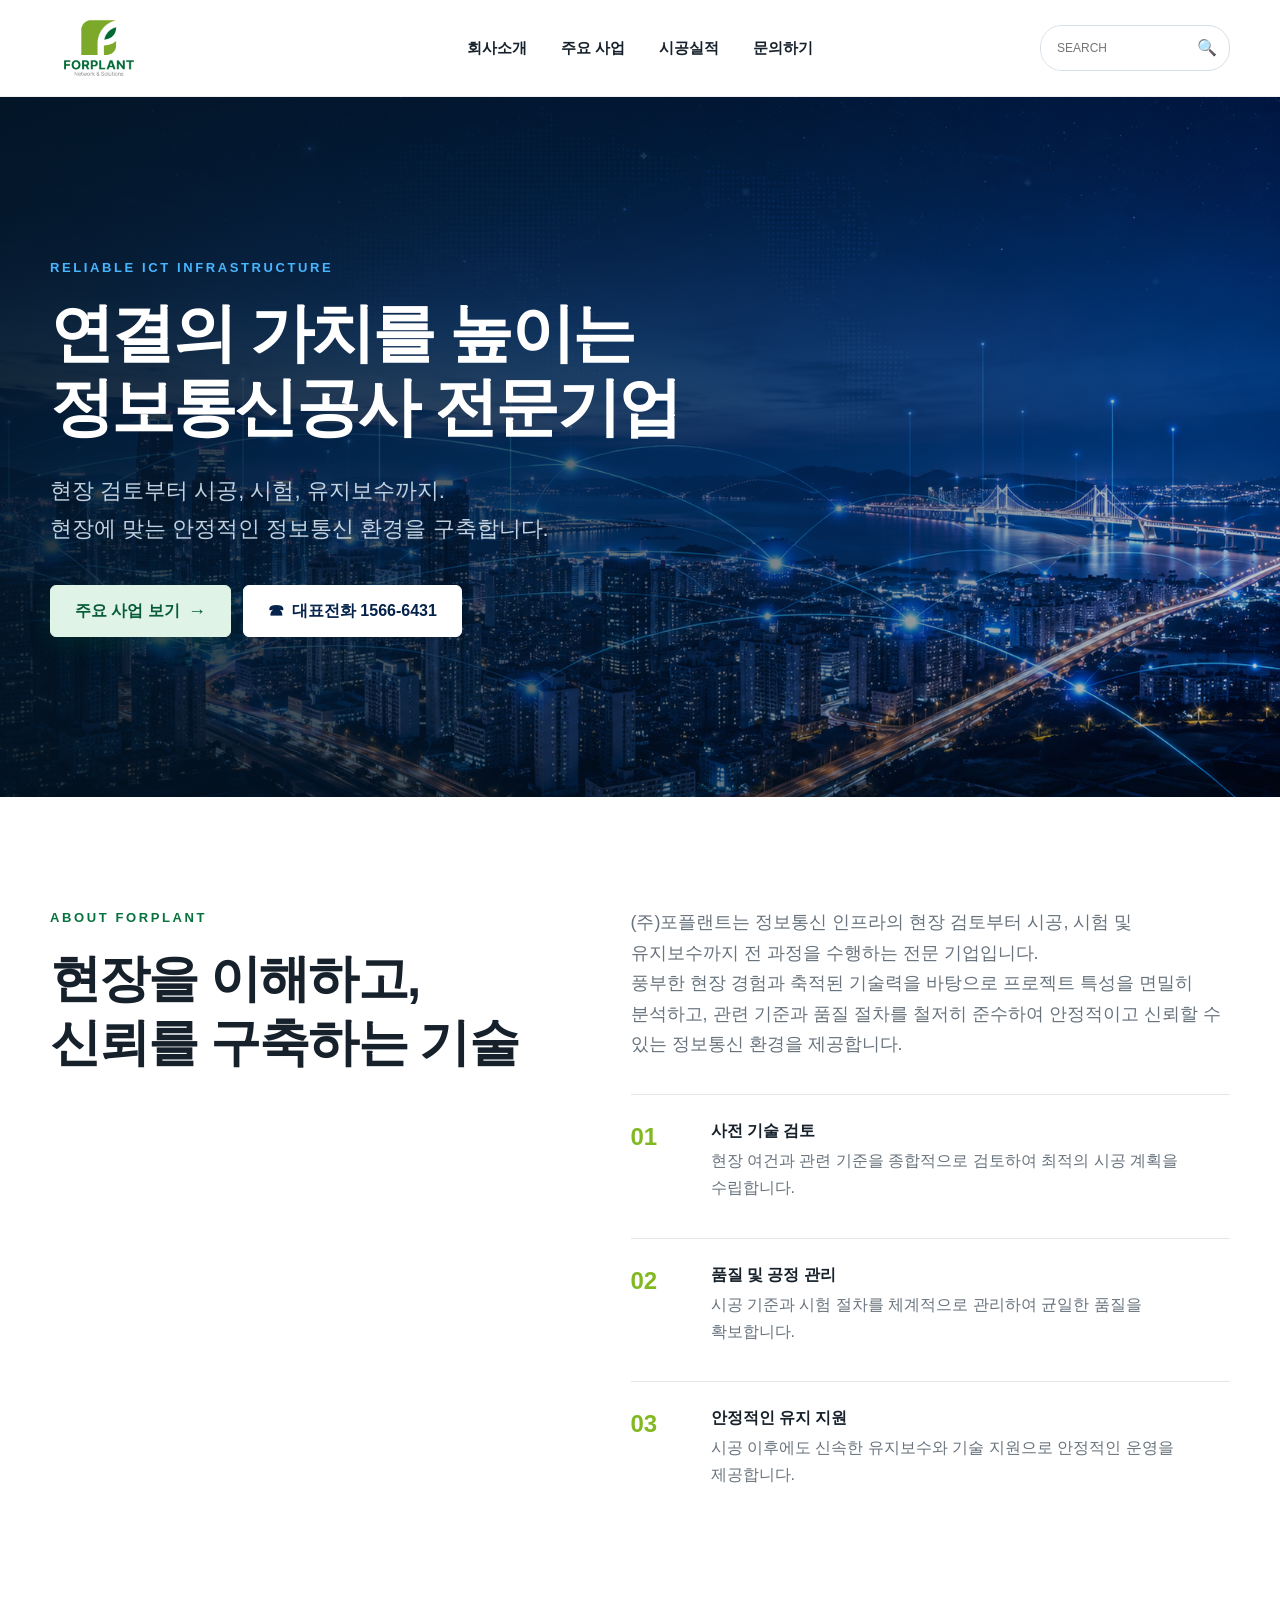
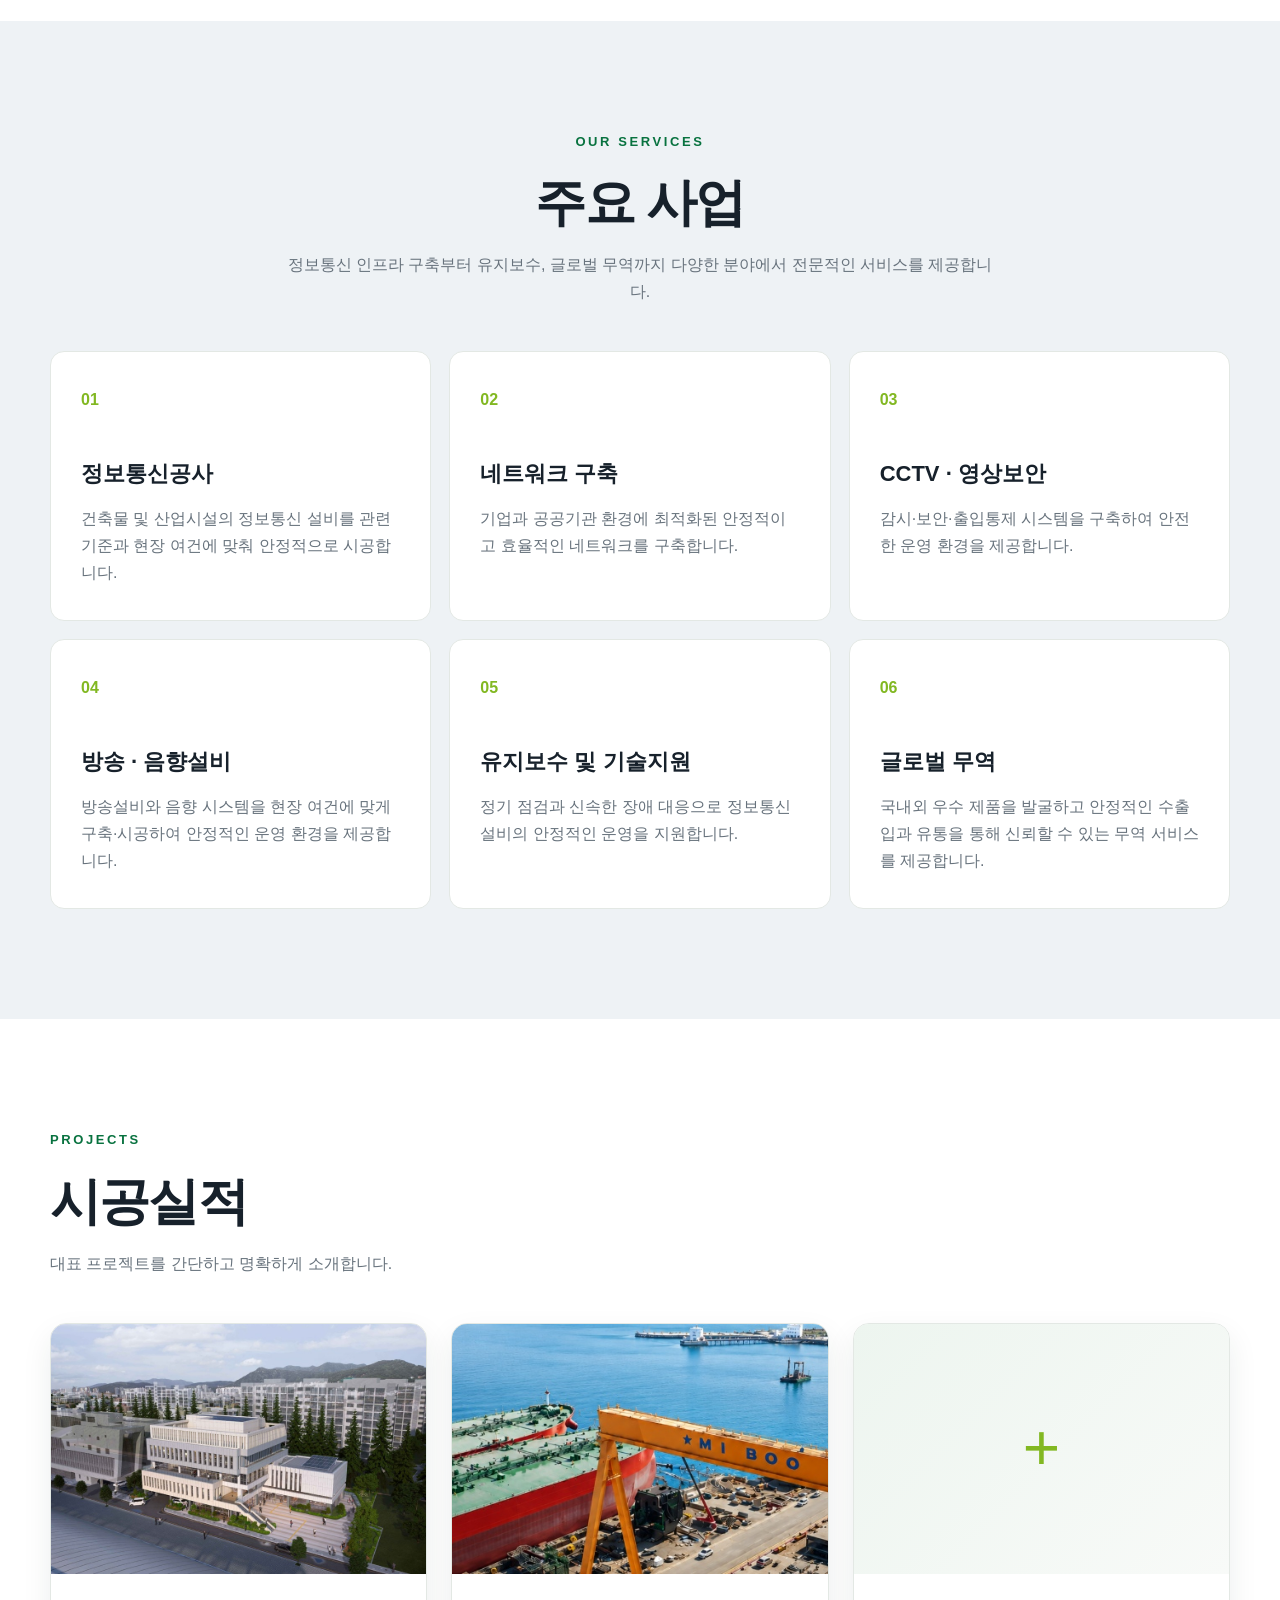
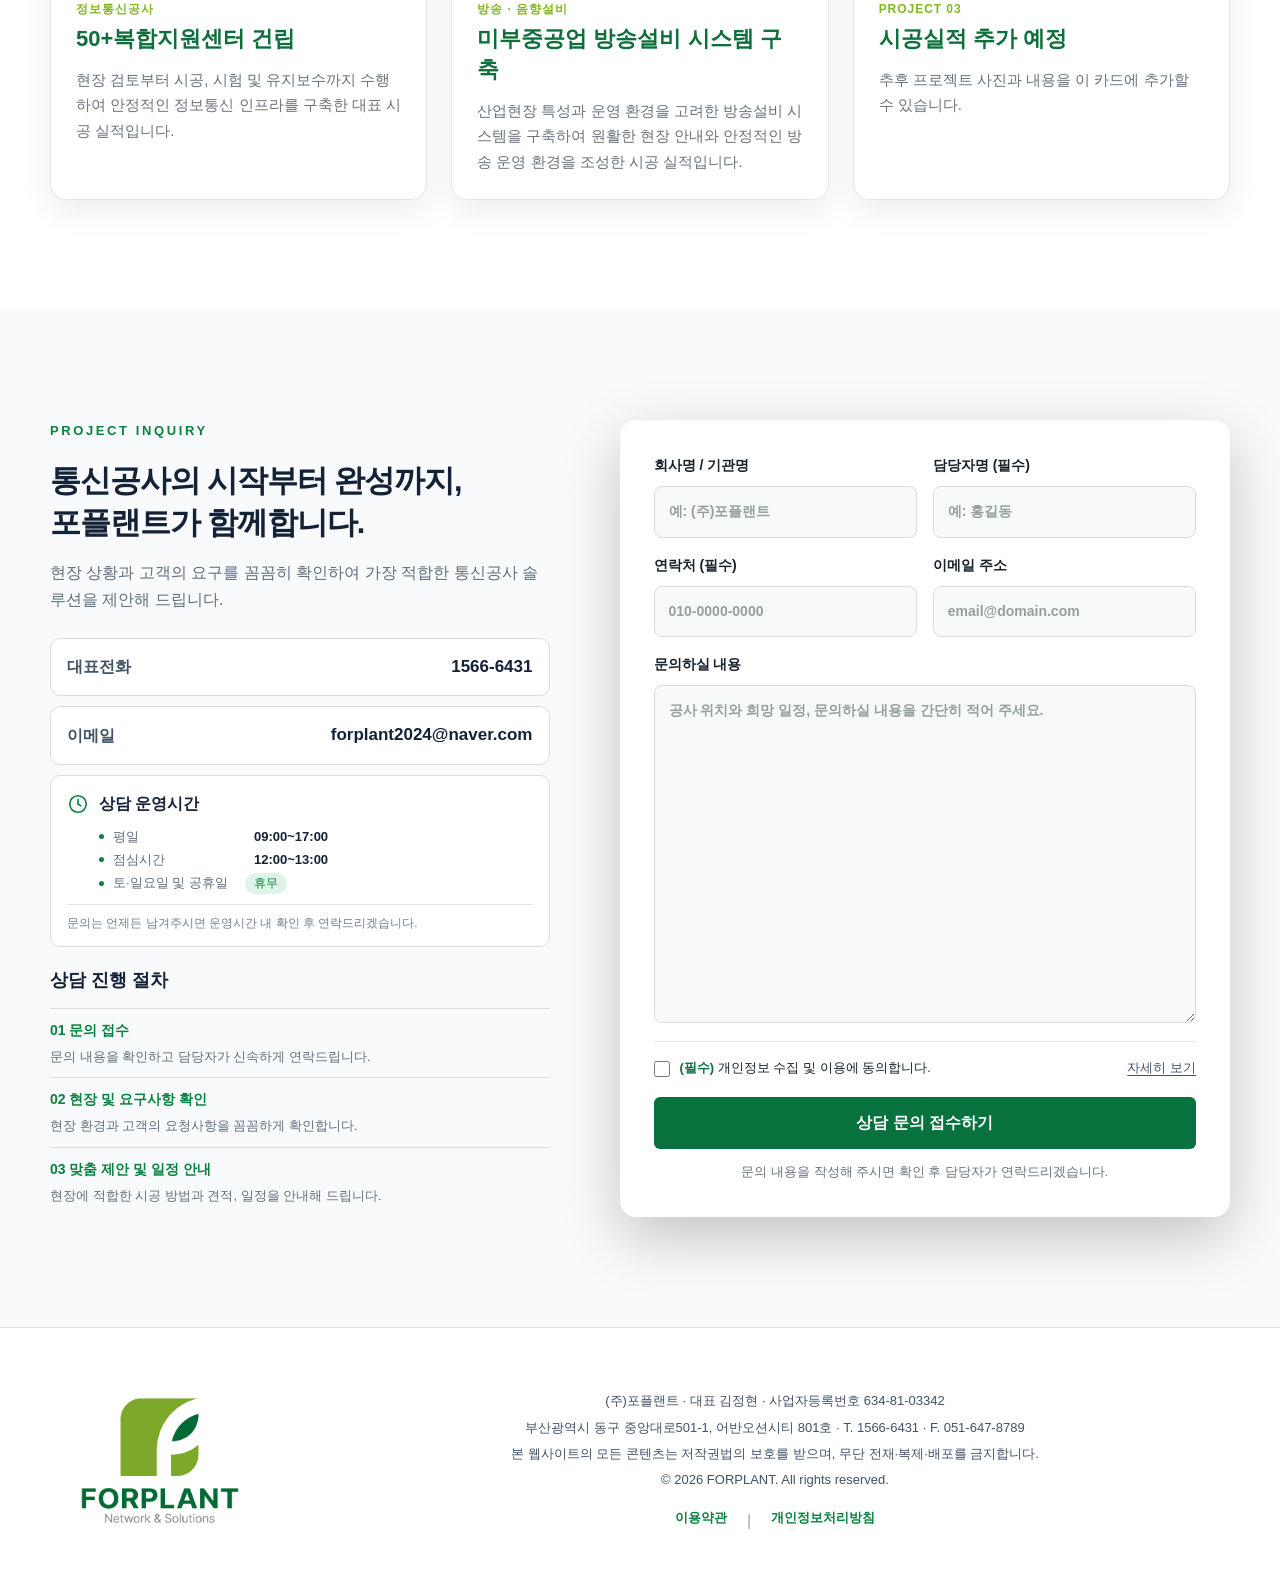
<file: index.html>
<!doctype html>
<html lang="ko">
<head>
  <meta charset="utf-8">
  <meta name="viewport" content="width=device-width, initial-scale=1">
  <meta name="description" content="(주)포플랜트는 정보통신공사, 네트워크 구축, 광케이블, CCTV, 방송·통신설비 및 유지보수 서비스를 제공합니다.">
  <meta property="og:type" content="website">
<meta property="og:title" content="FORPLANT | 정보통신공사 전문기업">
<meta property="og:description" content="↓ 포플랜트의 기술력을 확인해주세요.">
<meta property="og:url" content="https://www.forplant.co.kr/">
<meta property="og:image" content="https://www.forplant.co.kr/assets/og-image-large.png">
  <meta name="theme-color" content="#075b35">
  <title>FORPLANT | 정보통신공사 전문기업</title>
  <link rel="icon" href="assets/forplant-logo.png">
  <link rel="stylesheet" href="styles.css">
</head>
<body>
  <a class="skip-link" href="#main">본문 바로가기</a>

  <header class="site-header" id="top">
    <div class="container header-inner">
      <a class="brand" href="#top" aria-label="포플랜트 홈">
        <img src="assets/forplant-logo.png" alt="FORPLANT Network & Solutions">
      </a>

      <button class="menu-button" type="button" aria-label="메뉴 열기" aria-expanded="false" aria-controls="main-nav">
        <span></span><span></span><span></span>
      </button>

      <nav class="main-nav" id="main-nav" aria-label="주요 메뉴">
        <a href="#about">회사소개</a>
 <a href="#services">주요 사업</a>
        <a href="#portfolio">시공실적</a>
        <a href="#contact">문의하기</a>

      </nav>
<form class="header-search" id="site-search" role="search">
    <input type="search" id="site-search-input" placeholder="SEARCH" aria-label="홈페이지 검색">
    <button type="submit" aria-label="검색">🔍</button>
</form>      
    </div>
  </header>
<main id="main">
<section class="hero" aria-labelledby="hero-title">

      <div class="hero-overlay"></div>
      <div class="container hero-content">
        <p class="eyebrow">RELIABLE ICT INFRASTRUCTURE</p>
        <h1 id="hero-title">연결의 가치를 높이는<br>정보통신공사 전문기업</h1>
<p class="hero-copy">현장 검토부터 시공, 시험, 유지보수까지.<br>현장에 맞는 안정적인 정보통신 환경을 구축합니다.</p>
        <div class="hero-actions">
<a class="button button-primary" href="#services">주요 사업 보기</a>
          <a class="button button-outline" href="tel:15666431">대표전화 1566-6431</a>
        </div>
      </div>
    </section>

    <section class="section about" id="about">
      <div class="container about-grid">
        <div>
          <p class="section-kicker">ABOUT FORPLANT</p>
<h2>현장을 이해하고,<br>신뢰를 구축하는 기술</h2>
</div>

<div class="about-copy">
  <p>(주)포플랜트는 정보통신 인프라의 현장 검토부터 시공, 시험 및 유지보수까지 전 과정을 수행하는 전문 기업입니다.<br> 풍부한 현장 경험과 축적된 기술력을 바탕으로 프로젝트 특성을 면밀히 분석하고, 관련 기준과 품질 절차를 철저히 준수하여 안정적이고 신뢰할 수 있는 정보통신 환경을 제공합니다.</p>

  <div class="strength-list">
    <div><strong>01</strong><span><b>사전 기술 검토</b>현장 여건과 관련 기준을 종합적으로 검토하여 최적의 시공 계획을 수립합니다.</span></div>
    <div><strong>02</strong><span><b>품질 및 공정 관리</b>시공 기준과 시험 절차를 체계적으로 관리하여 균일한 품질을 확보합니다.</span></div>
    <div><strong>03</strong><span><b>안정적인 유지 지원</b>시공 이후에도 신속한 유지보수와 기술 지원으로 안정적인 운영을 제공합니다.</span></div>
  </div>
</div>
        </div>
      </div>
    </section>

    <section class="section services" id="services">
      <div class="container">
        <div class="section-heading centered">
          <p class="section-kicker">OUR SERVICES</p>
<h2>주요 사업</h2>
<p>정보통신 인프라 구축부터 유지보수, 글로벌 무역까지 다양한 분야에서 전문적인 서비스를 제공합니다.</p>
        </div>
        <div class="service-grid">
<article class="service-card">
    <span>01</span>
    <h3>정보통신공사</h3>
<p>건축물 및 산업시설의 정보통신 설비를 관련 기준과 현장 여건에 맞춰 안정적으로 시공합니다.</p>
</article>

<article class="service-card">
    <span>02</span>
    <h3>네트워크 구축</h3>
    <p>기업과 공공기관 환경에 최적화된 안정적이고 효율적인 네트워크를 구축합니다.</p>
</article>

<article class="service-card">
    <span>03</span>
    <h3>CCTV · 영상보안</h3>
    <p>감시·보안·출입통제 시스템을 구축하여 안전한 운영 환경을 제공합니다.</p>
</article>

<article class="service-card">
    <span>04</span>
    <h3>방송 · 음향설비</h3>
<p>방송설비와 음향 시스템을 현장 여건에 맞게 구축·시공하여 안정적인 운영 환경을 제공합니다.</p>
</article>

<article class="service-card">
    <span>05</span>
    <h3>유지보수 및 기술지원</h3>
    <p>정기 점검과 신속한 장애 대응으로 정보통신 설비의 안정적인 운영을 지원합니다.</p>
</article>
<article class="service-card">
    <span>06</span>
    <h3>글로벌 무역</h3>
    <p>국내외 우수 제품을 발굴하고 안정적인 수출입과 유통을 통해 신뢰할 수 있는 무역 서비스를 제공합니다.</p>
</article>          
        </div>
      </div>
    </section>

    <section class="section portfolio" id="portfolio">
      <div class="container">
        <div class="section-heading">
          <p class="section-kicker">PROJECTS</p>
          <h2>시공실적</h2>
          <p>대표 프로젝트를 간단하고 명확하게 소개합니다.</p>
        </div>

        <div class="portfolio-grid">
          <article class="project-card">
            <img class="project-image" src="assets/project-50plus.jpg" alt="50+복합지원센터 건립 조감도">
            <div class="project-content">
              <p class="project-type">정보통신공사</p>
              <h3>50+복합지원센터 건립</h3>
<p>현장 검토부터 시공, 시험 및 유지보수까지 수행하여 안정적인 정보통신 인프라를 구축한 대표 시공 실적입니다.</p>
            </div>
          </article>

<article class="project-card">
<img src="assets/project-mibu-final.jpg" alt="미부중공업 방송설비시스템 구축 현장" class="project-image">
  <div class="project-content">
    <p class="project-type">방송 · 음향설비</p>
<h3>미부중공업 방송설비 시스템 구축</h3>
<p>산업현장 특성과 운영 환경을 고려한 방송설비 시스템을 구축하여 원활한 현장 안내와 안정적인 방송 운영 환경을 조성한 시공 실적입니다.</p>
  </div>
</article>

          <article class="project-card project-coming">
            <div class="project-empty" aria-hidden="true">+</div>
            <div class="project-content">
              <p class="project-type">PROJECT 03</p>
              <h3>시공실적 추가 예정</h3>
              <p>추후 프로젝트 사진과 내용을 이 카드에 추가할 수 있습니다.</p>
            </div>
          </article>
        </div>
      </div>
    </section>

    <section class="section contact" id="contact">
      <div class="container contact-grid">
        <div class="contact-intro">
          <p class="section-kicker">PROJECT INQUIRY</p>
<h2>통신공사의 시작부터 완성까지,<br>포플랜트가 함께합니다.</h2>
<p>현장 상황과 고객의 요구를 꼼꼼히 확인하여 가장 적합한 통신공사 솔루션을 제안해 드립니다.</p>
          <div class="contact-direct">
            <a href="tel:15666431"><span>대표전화</span><strong>1566-6431</strong></a>
            <a href="mailto:forplant2024@naver.com"><span>이메일</span><strong>forplant2024@naver.com</strong></a>
          </div>
          <div class="hours-card">
            <div class="hours-heading">
              <svg viewBox="0 0 24 24" aria-hidden="true">
                <circle cx="12" cy="12" r="9"></circle>
                <path d="M12 7v5l3 2"></path>
              </svg>
              <h3>상담 운영시간</h3>
            </div>
            <div class="hours-info">
              <p><span>평일</span><strong>09:00~17:00</strong></p>
              <p><span>점심시간</span><strong>12:00~13:00</strong></p>
              <p><span>토·일요일 및 공휴일</span><strong>휴무</strong></p>
            </div>
            <p class="hours-note">문의는 언제든 남겨주시면 운영시간 내 확인 후 연락드리겠습니다.</p>
          </div>
<div class="contact-process">
    <h3>상담 진행 절차</h3>

    <div class="process-item">
        <strong>01 문의 접수</strong>
        <p>문의 내용을 확인하고 담당자가 신속하게 연락드립니다.</p>
    </div>

    <div class="process-item">
        <strong>02 현장 및 요구사항 확인</strong>
        <p>현장 환경과 고객의 요청사항을 꼼꼼하게 확인합니다.</p>
    </div>

    <div class="process-item">
        <strong>03 맞춤 제안 및 일정 안내</strong>
        <p>현장에 적합한 시공 방법과 견적, 일정을 안내해 드립니다.</p>
    </div>
</div>
        </div>

<form
  class="inquiry-form"
  id="inquiry-form"
  action="https://formspree.io/f/xrpzqboj"
  method="POST"
>
<div class="field-row">
    <label>회사명 / 기관명<input type="text" name="company" autocomplete="organization" placeholder="예: (주)포플랜트"></label>
    <label>담당자명 (필수)<input type="text" name="name" autocomplete="name" required placeholder="예: 홍길동"></label>
</div>

<div class="field-row">
    <label>연락처 (필수)<input type="tel" name="phone" autocomplete="tel" required placeholder="010-0000-0000"></label>
    <label>이메일 주소<input type="email" name="email" autocomplete="email" placeholder="email@domain.com"></label>
</div>

<label>문의하실 내용<textarea name="message" rows="5" required placeholder="공사 위치와 희망 일정, 문의하실 내용을 간단히 적어 주세요."></textarea></label>

<div class="privacy-consent">
  <div class="privacy-consent-row">
    <input type="checkbox" id="privacy-agree" name="privacy_agree" required>
    <label for="privacy-agree"><strong>(필수)</strong> 개인정보 수집 및 이용에 동의합니다.</label>
    <details class="privacy-details">
      <summary>자세히 보기</summary>
      <div class="privacy-details-content">
        <p><strong>수집·이용 목적</strong><br>상담 문의 확인, 답변 및 연락</p>
        <p><strong>수집 항목</strong><br>담당자명, 연락처, 문의 내용(필수) / 회사명·기관명, 이메일 주소(선택)</p>
        <p><strong>보유 및 이용 기간</strong><br>문의 처리 완료 후 1년간 보관 후 파기</p>
        <p>개인정보 수집 및 이용에 대한 동의를 거부할 권리가 있으나, 동의하지 않을 경우 문의 접수가 제한됩니다.</p>
        <a href="privacy.html" target="_blank" rel="noopener">개인정보처리방침 전체 보기</a>
      </div>
    </details>
  </div>
</div>

<button class="button button-primary form-submit" type="submit">상담 문의 접수하기</button>

<p class="form-note" id="form-status">문의 내용을 작성해 주시면 확인 후 담당자가 연락드리겠습니다.</p>
        </form>
      </div>
    </section>


  </main>

  <footer class="site-footer">
    <div class="container footer-inner">
      <img src="assets/forplant-logo.png" alt="FORPLANT">
      <div>
        <p>(주)포플랜트 · 대표 김정현 · 사업자등록번호 634-81-03342</p>
        <p>부산광역시 동구 중앙대로501-1, 어반오션시티 801호 · T. 1566-6431 · F. 051-647-8789</p>
<p>본 웹사이트의 모든 콘텐츠는 저작권법의 보호를 받으며, 무단 전재·복제·배포를 금지합니다.</p>
<p>© 2026 FORPLANT. All rights reserved.</p>
<div class="footer-links">
    <a href="terms.html">이용약관</a>
<span>|</span>
  <a href="privacy.html">개인정보처리방침</a>
</div>
      </div>
    </div>
  </footer>

  <script src="script.js"></script>
</body>
</html>
</file>
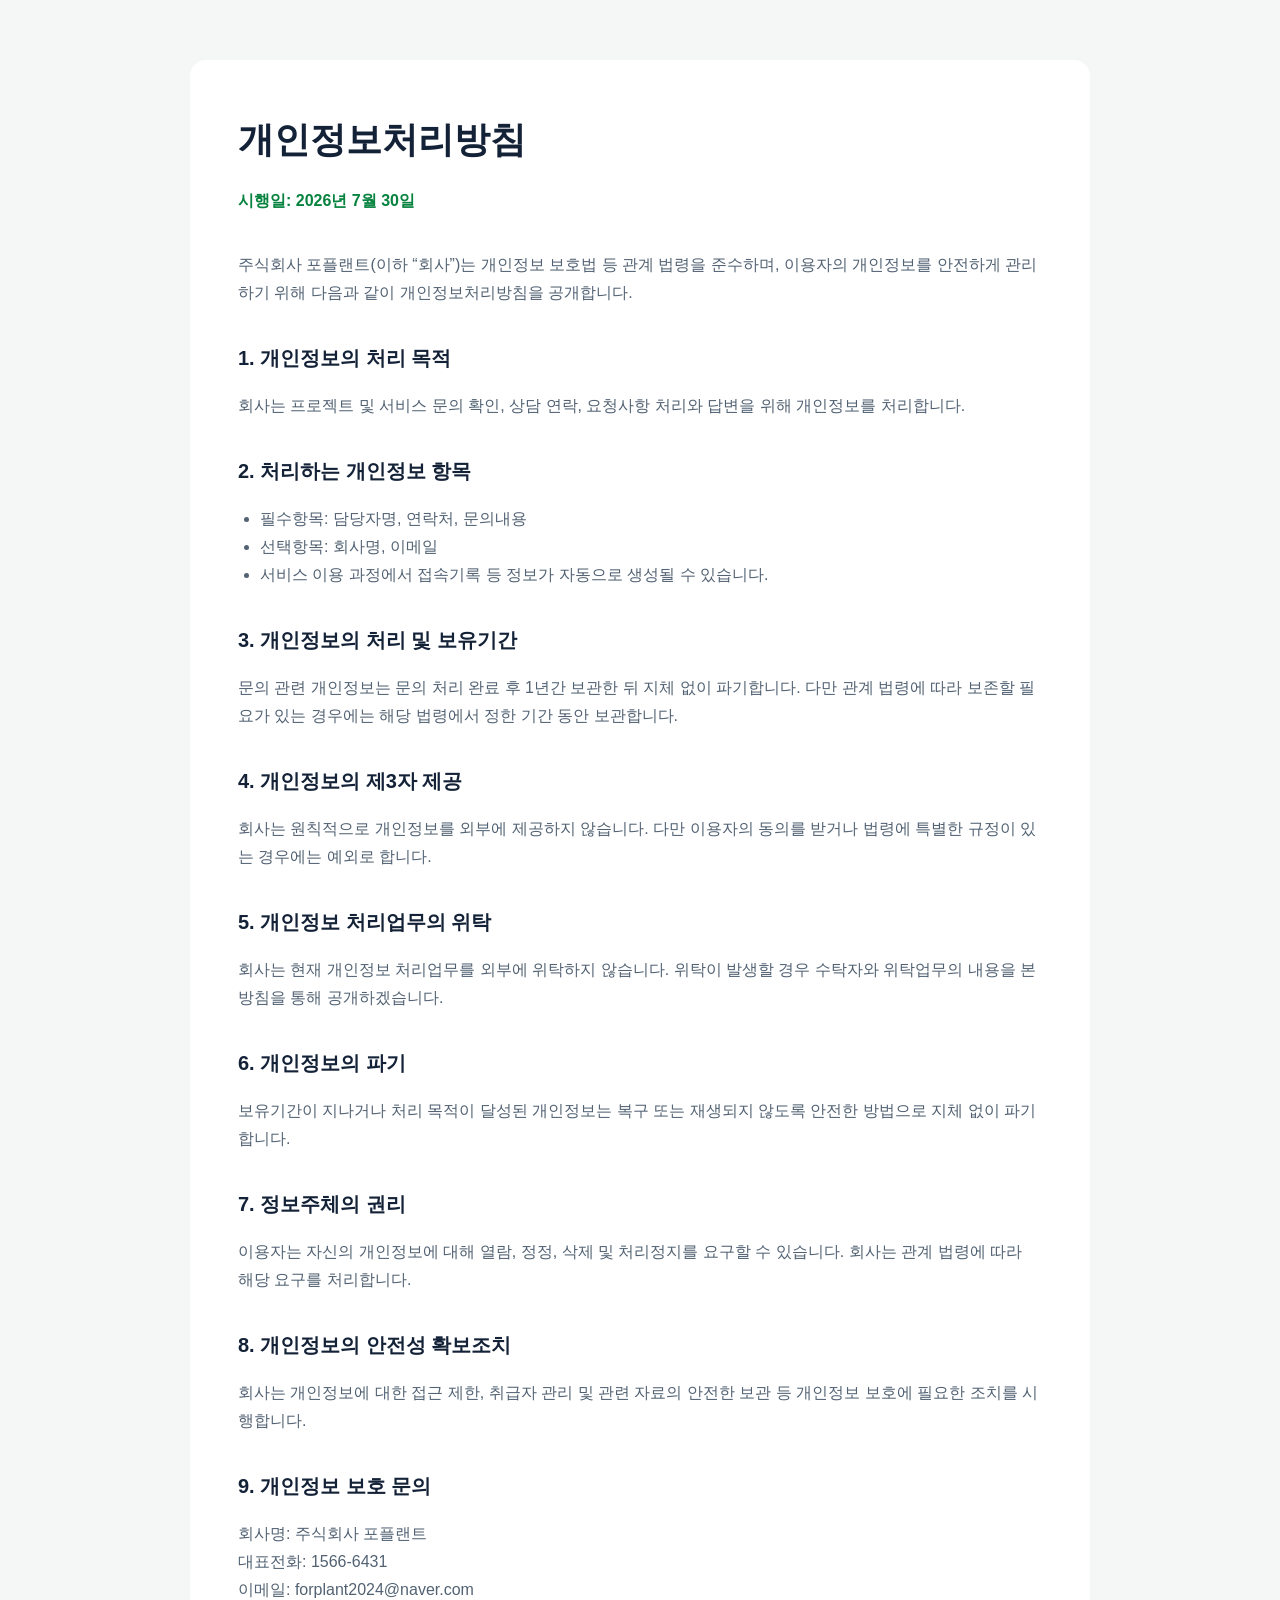
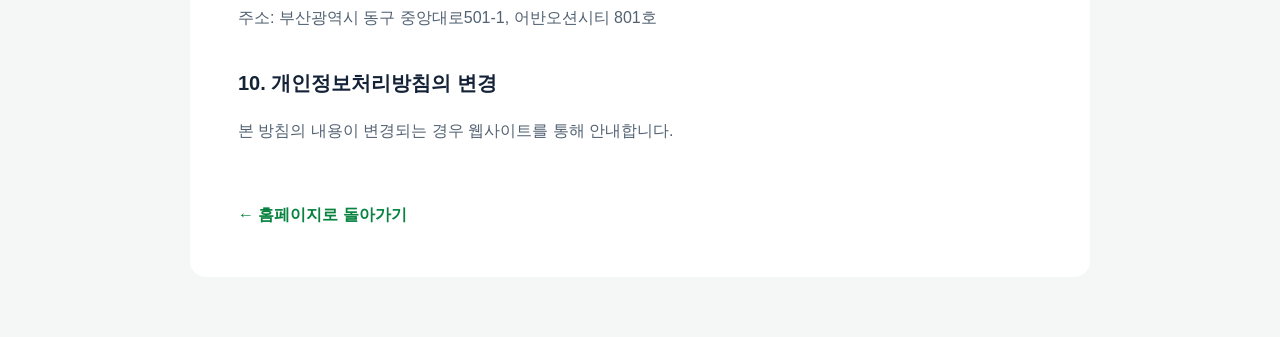
<file: privacy.html>
<!doctype html>
<html lang="ko">
<head>
  <meta charset="utf-8">
  <meta name="viewport" content="width=device-width, initial-scale=1">
  <title>개인정보처리방침 | FORPLANT</title>
  <style>
    * { box-sizing: border-box; }
    body { margin: 0; color: #142238; background: #f4f7f5; font-family: Arial, "Noto Sans KR", sans-serif; line-height: 1.75; }
    main { width: min(calc(100% - 40px), 900px); margin: 60px auto; padding: 48px; background: #fff; border-radius: 16px; }
    h1 { margin: 0 0 12px; font-size: 36px; }
    h2 { margin: 34px 0 8px; font-size: 20px; }
    p, li { color: #526273; }
    ul { padding-left: 22px; }
    .date { margin-bottom: 36px; color: #07833f; font-weight: 700; }
    .back { display: inline-block; margin-top: 40px; color: #07833f; font-weight: 700; text-decoration: none; }
    @media (max-width: 640px) { main { margin: 20px auto; padding: 28px 22px; } h1 { font-size: 30px; } }
  </style>
</head>
<body>
  <main>
    <h1>개인정보처리방침</h1>
    <p class="date">시행일: 2026년 7월 30일</p>
    <p>주식회사 포플랜트(이하 “회사”)는 개인정보 보호법 등 관계 법령을 준수하며, 이용자의 개인정보를 안전하게 관리하기 위해 다음과 같이 개인정보처리방침을 공개합니다.</p>

    <h2>1. 개인정보의 처리 목적</h2>
    <p>회사는 프로젝트 및 서비스 문의 확인, 상담 연락, 요청사항 처리와 답변을 위해 개인정보를 처리합니다.</p>

    <h2>2. 처리하는 개인정보 항목</h2>
    <ul>
      <li>필수항목: 담당자명, 연락처, 문의내용</li>
      <li>선택항목: 회사명, 이메일</li>
      <li>서비스 이용 과정에서 접속기록 등 정보가 자동으로 생성될 수 있습니다.</li>
    </ul>

    <h2>3. 개인정보의 처리 및 보유기간</h2>
    <p>문의 관련 개인정보는 문의 처리 완료 후 1년간 보관한 뒤 지체 없이 파기합니다. 다만 관계 법령에 따라 보존할 필요가 있는 경우에는 해당 법령에서 정한 기간 동안 보관합니다.</p>

    <h2>4. 개인정보의 제3자 제공</h2>
    <p>회사는 원칙적으로 개인정보를 외부에 제공하지 않습니다. 다만 이용자의 동의를 받거나 법령에 특별한 규정이 있는 경우에는 예외로 합니다.</p>

    <h2>5. 개인정보 처리업무의 위탁</h2>
    <p>회사는 현재 개인정보 처리업무를 외부에 위탁하지 않습니다. 위탁이 발생할 경우 수탁자와 위탁업무의 내용을 본 방침을 통해 공개하겠습니다.</p>

    <h2>6. 개인정보의 파기</h2>
    <p>보유기간이 지나거나 처리 목적이 달성된 개인정보는 복구 또는 재생되지 않도록 안전한 방법으로 지체 없이 파기합니다.</p>

    <h2>7. 정보주체의 권리</h2>
    <p>이용자는 자신의 개인정보에 대해 열람, 정정, 삭제 및 처리정지를 요구할 수 있습니다. 회사는 관계 법령에 따라 해당 요구를 처리합니다.</p>

    <h2>8. 개인정보의 안전성 확보조치</h2>
    <p>회사는 개인정보에 대한 접근 제한, 취급자 관리 및 관련 자료의 안전한 보관 등 개인정보 보호에 필요한 조치를 시행합니다.</p>

    <h2>9. 개인정보 보호 문의</h2>
    <p>회사명: 주식회사 포플랜트<br>대표전화: 1566-6431<br>이메일: forplant2024@naver.com<br>주소: 부산광역시 동구 중앙대로501-1, 어반오션시티 801호</p>

    <h2>10. 개인정보처리방침의 변경</h2>
    <p>본 방침의 내용이 변경되는 경우 웹사이트를 통해 안내합니다.</p>

    <a class="back" href="index.html">← 홈페이지로 돌아가기</a>
  </main>
</body>
</html>
</file>
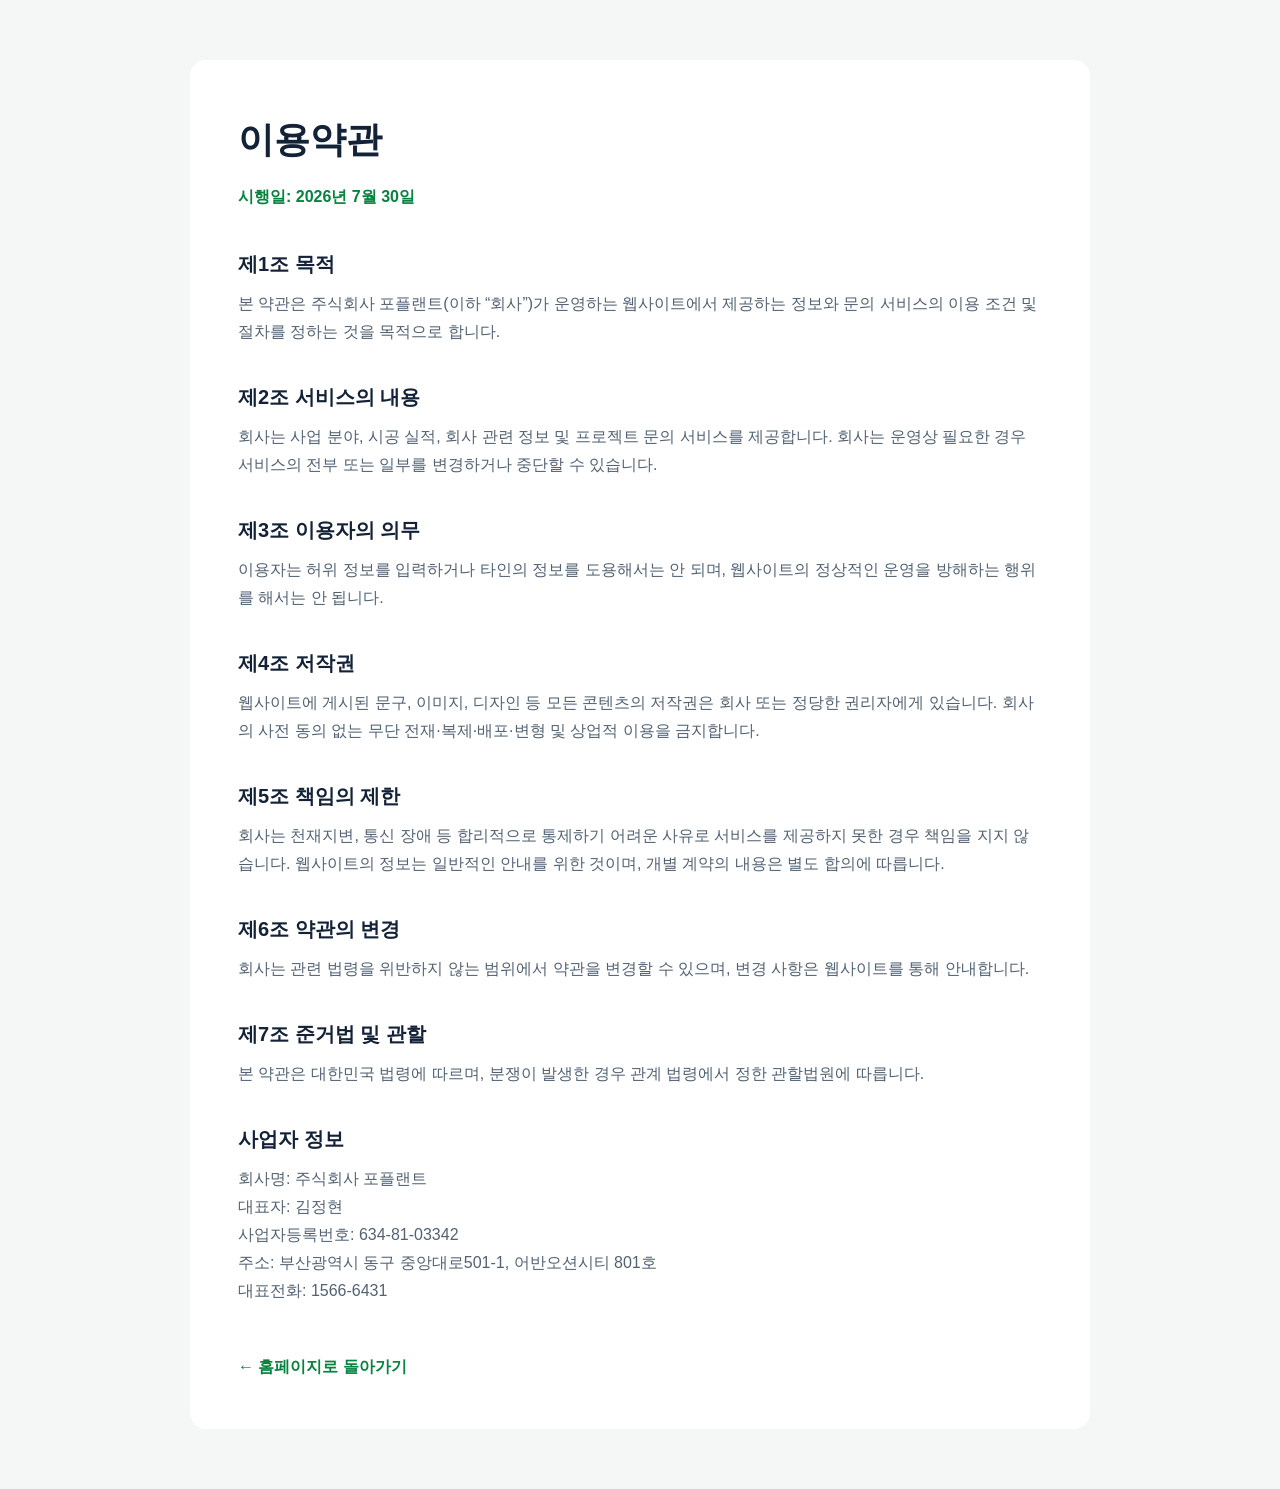
<file: terms.html>
<!doctype html>
<html lang="ko">
<head>
  <meta charset="utf-8">
  <meta name="viewport" content="width=device-width, initial-scale=1">
  <title>이용약관 | FORPLANT</title>
  <style>
    * { box-sizing: border-box; }
    body { margin: 0; color: #142238; background: #f4f7f5; font-family: Arial, "Noto Sans KR", sans-serif; line-height: 1.75; }
    main { width: min(calc(100% - 40px), 900px); margin: 60px auto; padding: 48px; background: #fff; border-radius: 16px; }
    h1 { margin: 0 0 12px; font-size: 36px; }
    h2 { margin: 34px 0 8px; font-size: 20px; }
    p { margin: 8px 0; color: #526273; }
    .date { margin-bottom: 36px; color: #07833f; font-weight: 700; }
    .back { display: inline-block; margin-top: 40px; color: #07833f; font-weight: 700; text-decoration: none; }
    @media (max-width: 640px) { main { margin: 20px auto; padding: 28px 22px; } h1 { font-size: 30px; } }
  </style>
</head>
<body>
  <main>
    <h1>이용약관</h1>
    <p class="date">시행일: 2026년 7월 30일</p>

    <h2>제1조 목적</h2>
    <p>본 약관은 주식회사 포플랜트(이하 “회사”)가 운영하는 웹사이트에서 제공하는 정보와 문의 서비스의 이용 조건 및 절차를 정하는 것을 목적으로 합니다.</p>

    <h2>제2조 서비스의 내용</h2>
    <p>회사는 사업 분야, 시공 실적, 회사 관련 정보 및 프로젝트 문의 서비스를 제공합니다. 회사는 운영상 필요한 경우 서비스의 전부 또는 일부를 변경하거나 중단할 수 있습니다.</p>

    <h2>제3조 이용자의 의무</h2>
    <p>이용자는 허위 정보를 입력하거나 타인의 정보를 도용해서는 안 되며, 웹사이트의 정상적인 운영을 방해하는 행위를 해서는 안 됩니다.</p>

    <h2>제4조 저작권</h2>
    <p>웹사이트에 게시된 문구, 이미지, 디자인 등 모든 콘텐츠의 저작권은 회사 또는 정당한 권리자에게 있습니다. 회사의 사전 동의 없는 무단 전재·복제·배포·변형 및 상업적 이용을 금지합니다.</p>

    <h2>제5조 책임의 제한</h2>
    <p>회사는 천재지변, 통신 장애 등 합리적으로 통제하기 어려운 사유로 서비스를 제공하지 못한 경우 책임을 지지 않습니다. 웹사이트의 정보는 일반적인 안내를 위한 것이며, 개별 계약의 내용은 별도 합의에 따릅니다.</p>

    <h2>제6조 약관의 변경</h2>
    <p>회사는 관련 법령을 위반하지 않는 범위에서 약관을 변경할 수 있으며, 변경 사항은 웹사이트를 통해 안내합니다.</p>

    <h2>제7조 준거법 및 관할</h2>
    <p>본 약관은 대한민국 법령에 따르며, 분쟁이 발생한 경우 관계 법령에서 정한 관할법원에 따릅니다.</p>

    <h2>사업자 정보</h2>
    <p>회사명: 주식회사 포플랜트<br>대표자: 김정현<br>사업자등록번호: 634-81-03342<br>주소: 부산광역시 동구 중앙대로501-1, 어반오션시티 801호<br>대표전화: 1566-6431</p>

    <a class="back" href="index.html">← 홈페이지로 돌아가기</a>
  </main>
</body>
</html>
</file>
<file: styles.css>
:root {
  --green: #08723f;
  --green-dark: #075b35;
  --lime: #82b822;
  --navy: #07182a;
  --ink: #17212b;
  --muted: #68737d;
  --line: #e3e8e4;
  --soft: #f4f7f4;
  --white: #ffffff;
  --shadow: 0 20px 50px rgba(8, 35, 24, .11);
}

* { box-sizing: border-box; }
html { scroll-behavior: smooth; }
body {
  margin: 0;
  font-family: Pretendard, "Noto Sans KR", "Malgun Gothic", Arial, sans-serif;
  color: var(--ink);
  line-height: 1.7;
  background: var(--white);
}
img { max-width: 100%; display: block; }
a { color: inherit; text-decoration: none; }
button, input, textarea { font: inherit; }
.container { width: min(1180px, calc(100% - 40px)); margin: 0 auto; }
.skip-link { position: fixed; left: 16px; top: -60px; z-index: 9999; background: #fff; padding: 10px 14px; border-radius: 8px; }
.skip-link:focus { top: 16px; }

.site-header {
  position: sticky;
  top: 0;
  z-index: 1000;
  background: rgba(255,255,255,.96);
  border-bottom: 1px solid rgba(0,0,0,.06);
  backdrop-filter: blur(12px);
}
.header-inner { min-height: 96px; display: grid; grid-template-columns: 1fr auto 1fr; align-items: center; gap: 24px; }
.brand img { width: 180px; height: 78px; object-fit: contain; object-position: left center; }
.main-nav { display: flex; align-items: center; gap: 34px; font-weight: 700; font-size: 15px; }
.main-nav a { position: relative; padding: 26px 0; }
.main-nav a::after { content: ""; position: absolute; left: 0; right: 100%; bottom: 17px; height: 2px; background: var(--green); transition: .25s; }
.main-nav a:hover::after { right: 0; }
.menu-button { display: none; border: 0; background: transparent; width: 42px; height: 42px; padding: 9px; }
.menu-button span { display: block; height: 2px; margin: 6px 0; background: var(--ink); }
.brand { grid-column: 1; }
.main-nav { grid-column: 2; }
.menu-button { grid-column: 3; justify-self: end; }
.header-search { grid-column: 3; justify-self: end; display: flex; width: 190px; border: 1px solid #d5dee7; border-radius: 22px; overflow: hidden; background: white; }
.header-search input { width: 100%; min-width: 0; border: 0; outline: 0; padding: 10px 4px 10px 16px; font-size: 12px; }
.header-search button { border: 0; background: transparent; padding: 8px 12px; cursor: pointer; }
.hero {
  position: relative;
  min-height: 700px;
  display: flex;
  align-items: center;
  background: url("assets/hero-network-city.png") center/cover no-repeat;
  color: white;
  overflow: hidden;
}
.hero::before {
  content: "";
  position: absolute;
  top: 62%;
  left: -45%;
  width: 42%;
  height: 3px;
  pointer-events: none;
  z-index: 0;
  opacity: 0;
  background: linear-gradient(
    90deg,
    transparent,
    rgba(40, 170, 255, 0.4),
    #8ee8ff,
    rgba(40, 170, 255, 0.4),
    transparent
  );
  box-shadow:
    0 0 8px #32baff,
    0 0 20px rgba(30, 160, 255, 0.9),
    0 0 40px rgba(30, 130, 255, 0.65);
transform: rotate(-18deg);
animation: hero-laser 6s linear infinite;
}

@keyframes hero-laser {
  0% {
    left: -45%;
    top: 72%;
    opacity: 0;
  }

  15% {
    opacity: 0.9;
  }

  50% {
    left: 25%;
    top: 52%;
    opacity: 0.9;
  }

  80% {
    left: 65%;
    top: 34%;
    opacity: 0.75;
  }

  100% {
    left: 92%;
    top: 22%;
    opacity: 0;
  }
}

@media (prefers-reduced-motion: reduce) {
  .hero::before {
    animation: none;
    display: none;
  }
}
.hero-overlay { position: absolute; inset: 0; background: linear-gradient(90deg, rgba(3,20,34,.88) 0%, rgba(3,20,34,.62) 48%, rgba(3,20,34,.22) 100%); }
.hero-content { position: relative; z-index: 1; padding: 100px 0; }
.eyebrow, .section-kicker { margin: 0 0 18px; color: #48b6ff; letter-spacing: .2em; font-weight: 800; font-size: 13px; }
.hero h1 { margin: 0; font-size: clamp(42px, 5vw, 72px); line-height: 1.15; letter-spacing: -.04em; max-width: 780px; }
.hero-copy { margin: 28px 0 0; font-size: clamp(18px, 2vw, 22px); color: rgba(255,255,255,.87); }
.hero-actions { display: flex; gap: 12px; flex-wrap: wrap; margin-top: 38px; }
.button { display: inline-flex; align-items: center; justify-content: center; min-height: 52px; padding: 0 24px; border-radius: 6px; font-weight: 800; transition: .22s; border: 1px solid transparent; cursor: pointer; }
.button-primary { background: var(--green); color: white; }
.button-primary:hover { background: var(--green-dark); transform: translateY(-2px); }
.button-outline { border-color: rgba(255,255,255,.65); color: white; }
.button-outline:hover { background: white; color: var(--navy); }
.button-light { background: white; color: var(--navy); border-color: var(--line); }

.section { padding: 110px 0; }
.section h2 { margin: 0; font-size: clamp(34px, 4vw, 52px); line-height: 1.25; letter-spacing: -.035em; }
.section-heading { margin-bottom: 46px; }
.section-heading.centered { text-align: center; max-width: 720px; margin-left: auto; margin-right: auto; }
.section-heading > p:last-child { color: var(--muted); }
.section-kicker { color: var(--green); }

.about-grid { display: grid; grid-template-columns: .9fr 1.1fr; gap: 90px; align-items: start; }
.about-copy > p { margin-top: 0; color: var(--muted); font-size: 18px; word-break: keep-all; }
.strength-list { display: grid; gap: 14px; margin-top: 34px; }
.strength-list > div { display: grid; grid-template-columns: 60px 1fr; gap: 20px; padding: 22px 0; border-top: 1px solid var(--line); }
.strength-list strong { color: var(--lime); font-size: 24px; }
.strength-list span { color: var(--muted); word-break: keep-all; }
.strength-list b { display: block; color: var(--ink); margin-bottom: 3px; }

.services { background: #eef2f5; }
.service-grid { display: grid; grid-template-columns: repeat(3, 1fr); gap: 18px; }
.service-card { background: white; border: 1px solid var(--line); border-radius: 14px; padding: 34px 30px; min-height: 250px; transition: .25s; }
.service-card:hover { transform: translateY(-6px); box-shadow: var(--shadow); border-color: transparent; }
.service-card span { color: var(--lime); font-weight: 900; }
.service-card h3 { margin: 42px 0 12px; font-size: 22px; }
.service-card p { margin: 0; color: var(--muted); }

.portfolio-grid { display: grid; grid-template-columns: repeat(3, minmax(0, 1fr)); gap: 24px; }
.project-card { overflow: hidden; background: white; border: 1px solid var(--line); border-radius: 16px; box-shadow: 0 12px 30px rgba(13,56,35,.08); transition: .25s; }
.project-card:hover { transform: translateY(-6px); box-shadow: 0 18px 40px rgba(13,56,35,.14); }
.project-image, .project-empty { width: 100%; height: 250px; }
.project-image { object-fit: cover; object-position: center 75%; }
.project-empty { display: flex; align-items: center; justify-content: center; background: linear-gradient(135deg, #edf5ef, #f8faf8); color: var(--lime); font-size: 64px; font-weight: 200; }
.project-content { padding: 25px; }
.project-content h3 { margin: 5px 0 12px; color: #0d6f3b; font-size: 22px; line-height: 1.4; }
.project-content p { margin: 0; color: var(--muted); font-size: 15px; }
.project-type { color: var(--lime) !important; font-weight: 800; font-size: 12px !important; letter-spacing: .08em; }

.contact { background: #f8fafb; color: #142238; }
.contact-grid { display: grid; grid-template-columns: .9fr 1.1fr; gap: 70px; align-items: stretch; }
.contact .section-kicker { color: #07833f; }
.contact-intro h2 { font-size: clamp(28px, 2.4vw, 32px); line-height: 1.35; }
.contact-intro > p:not(.section-kicker) { color: #5f6f7f; }
.contact-direct { display: grid; gap: 10px; margin-top: 24px; }
.contact-direct a { display: flex; justify-content: space-between; align-items: center; gap: 20px; border: 1px solid #d8dfda; border-radius: 10px; background: #ffffff; padding: 14px 16px; color: #142238; }
.contact-direct span { color: #405266; font-weight: 700; }
.contact-direct strong { color: #142238; font-size: 17px; font-weight: 800; }
.hours-card { margin-top: 10px; padding: 14px 16px; border: 1px solid #d8dfda; border-radius: 10px; background: #ffffff; }
.hours-heading { display: flex; align-items: center; gap: 10px; }
.hours-heading svg { width: 22px; height: 22px; flex: 0 0 auto; fill: none; stroke: #07833f; stroke-width: 1.8; stroke-linecap: round; stroke-linejoin: round; }
.hours-heading h3 { margin: 0; color: #142238; font-size: 16px; }
.hours-info { display: grid; gap: 3px; margin: 9px 0 0 32px; }
.hours-info p { display: grid; grid-template-columns: 5px 132px 100px; align-items: baseline; gap: 9px; margin: 0; font-size: 13px; line-height: 1.55; }
.hours-info p::before { content: ""; width: 5px; height: 5px; border-radius: 50%; background: #07833f; align-self: center; }
.hours-info span { color: #5f6f7f; }
.hours-info strong { color: #142238; font-weight: 700; }
.hours-info p:last-child strong { justify-self: start; transform: translateX(-9px); padding: 2px 9px; border-radius: 999px; background: #dff3e7; color: #07833f; font-size: 12px; font-weight: 500; line-height: 1.45; }
.hours-note { margin: 10px 0 0; padding-top: 9px; border-top: 1px solid #e3e8e5; color: #718092; font-size: 12px; line-height: 1.5; word-break: keep-all; }
.contact-process { margin-top: 18px; }
.contact-process h3 { margin: 0 0 12px; font-size: 18px; color: #142238; }
.process-item { border-top: 1px solid #d8dfda; padding: 10px 0; }
.process-item strong { display: block; margin-bottom: 4px; color: #07833f; font-size: 14px; }
.process-item p { margin: 0; color: #5f6f7f; font-size: 13px; line-height: 1.6; }
.inquiry-form { background: white; color: var(--ink); border-radius: 16px; padding: 34px; box-shadow: 0 20px 60px rgba(0,0,0,.22); height: 100%; display: flex; flex-direction: column; }
.field-row { display: grid; grid-template-columns: 1fr 1fr; gap: 16px; }
.inquiry-form label { display: grid; gap: 8px; margin-bottom: 16px; font-weight: 700; font-size: 14px; }
.inquiry-form > label { flex: 1; display: flex; flex-direction: column; gap: 8px; }
.inquiry-form > label textarea { flex: 1; height: auto; min-height: 180px; }
.inquiry-form input, .inquiry-form textarea { width: 100%; border: 1px solid #d8dfda; border-radius: 8px; padding: 13px 14px; outline: none; background: #f8faf9; color: var(--ink); transition: border-color .2s ease, box-shadow .2s ease, background-color .2s ease; }
.inquiry-form input::placeholder, .inquiry-form textarea::placeholder { color: #94a19a; opacity: 1; }
.inquiry-form input:focus, .inquiry-form textarea:focus { border-color: var(--green); box-shadow: 0 0 0 3px rgba(8,114,63,.1); }
.inquiry-form input:focus, .inquiry-form textarea:focus { background: #ffffff; }
.privacy-consent { margin: 2px 0 18px; padding-top: 16px; border-top: 1px solid #e3e8e5; }
.privacy-consent-row { display: grid; grid-template-columns: 18px auto 1fr; align-items: start; gap: 8px; font-size: 13px; line-height: 1.6; }
.inquiry-form .privacy-consent input[type="checkbox"] { width: 16px; height: 16px; margin: 3px 0 0; padding: 0; accent-color: var(--green); cursor: pointer; }
.inquiry-form .privacy-consent label { display: block; margin: 0; font-size: 13px; font-weight: 500; cursor: pointer; }
.privacy-consent label strong { color: var(--green); }
.privacy-details { justify-self: end; }
.privacy-details[open] { grid-column: 1 / -1; width: 100%; justify-self: stretch; }
.privacy-details summary { color: #405266; text-decoration: underline; text-underline-offset: 3px; cursor: pointer; white-space: nowrap; text-align: right; }
.privacy-details summary::marker { content: ""; }
.privacy-details-content { width: 100%; margin-top: 8px; padding: 16px; border: 1px solid #dfe6e2; border-radius: 8px; background: #f7f9f8; color: #526273; font-size: 12px; word-break: keep-all; overflow-wrap: break-word; }
.privacy-details-content p { margin: 0 0 10px; }
.privacy-details-content p:last-of-type { margin-bottom: 10px; }
.privacy-details-content a { color: var(--green); font-weight: 700; text-decoration: underline; text-underline-offset: 3px; }
.form-submit { width: 100%; }
.form-note { margin: 12px 0 0; color: var(--muted); font-size: 13px; text-align: center; }

.location { background: #fff; }
.location-grid { display: grid; grid-template-columns: 1.05fr .95fr; gap: 60px; align-items: stretch; }
.map-panel { min-height: 420px; padding: 50px; border-radius: 18px; background: linear-gradient(rgba(7,24,42,.78), rgba(7,24,42,.9)), url("assets/hero-network-city.png") center/cover; color: white; display: flex; flex-direction: column; justify-content: flex-end; }
.map-symbol { font-size: 38px; font-weight: 900; letter-spacing: .06em; }
.map-panel p { color: rgba(255,255,255,.8); }
.map-actions { display: flex; gap: 10px; flex-wrap: wrap; margin-top: 16px; }
.company-info dl { margin: 30px 0 0; }
.company-info dl > div { display: grid; grid-template-columns: 140px 1fr; gap: 20px; padding: 16px 0; border-bottom: 1px solid var(--line); }
.company-info dt { color: var(--muted); }
.company-info dd { margin: 0; font-weight: 700; }

.site-footer { background: #ffffff; color: #405266; padding: 45px 0; border-top: 1px solid #d7e1e8; }
.footer-inner { display: flex; justify-content: space-between; gap: 50px; align-items: center; }
.footer-inner img { width: 220px; background: transparent; border-radius: 0; padding: 0; }
.footer-inner > div { flex: 1; text-align: center; }
.footer-inner p { margin: 4px 0; font-size: 13px; text-align: center; }
.footer-links { display: flex; justify-content: center; gap: 20px; margin-top: 16px; }
.footer-links a { color: #07833f; font-size: 13px; font-weight: 700; text-decoration: none; }
.footer-links span { color: #9aa8b5; }
@media (max-width: 960px) {
 .header-search { display: none; } 
  .menu-button { display: block; }
  .main-nav { display: none; position: absolute; top: 82px; left: 0; right: 0; background: white; padding: 14px 20px 24px; border-bottom: 1px solid var(--line); flex-direction: column; gap: 0; align-items: stretch; }
  .main-nav.open { display: flex; }
  .main-nav a { padding: 14px 0; }
  .about-grid, .contact-grid, .location-grid { grid-template-columns: 1fr; gap: 45px; }
  .service-grid { grid-template-columns: repeat(2, 1fr); }
  .portfolio-grid { grid-template-columns: repeat(2, minmax(0, 1fr)); }
  .project-coming:last-child { grid-column: span 2; }
}

@media (max-width: 640px) {
  .container { width: min(100% - 28px, 1180px); }
.header-inner { min-height: 70px; display: flex; justify-content: space-between; }
  .brand img { width: 110px; height: 50px; }
  .main-nav { top: 70px; }
  .hero { min-height: 650px; background-position: 58% center; }
  .hero-overlay { background: rgba(3,20,34,.72); }
  .hero-content { padding: 80px 0; }
  .hero h1 { font-size: 42px; }
  .section { padding: 78px 0; }
  .service-grid, .portfolio-grid, .field-row { grid-template-columns: 1fr; }
  .project-coming:last-child { grid-column: auto; }
  .project-image, .project-empty { height: 220px; }
  .inquiry-form { padding: 24px 18px; }
  .hours-info { margin-left: 0; }
  .hours-info p { grid-template-columns: 5px 128px 100px; gap: 8px; }
  .company-info dl > div { grid-template-columns: 1fr; gap: 4px; }
  .footer-inner { align-items: flex-start; flex-direction: column; }
  .footer-inner p { text-align: left; }
}


.hero-overlay {
  animation: hero-glow 5s ease-in-out infinite alternate;
}

@keyframes hero-glow {
  from {
    background-color: rgba(0, 31, 74, 0.05);
  }

  to {
    background-color: rgba(0, 88, 165, 0.16);
  }
}

@media (prefers-reduced-motion: reduce) {
  .hero-overlay {
    animation: none;
  }
}
.hero-overlay::before,
.hero-overlay::after {
  position: absolute;
  pointer-events: none;
  z-index: 0;
  font-size: 8px;
  line-height: 1;
  color: rgba(185, 235, 255, 0.75);
  filter: drop-shadow(0 0 3px rgba(65, 190, 255, 0.8));
}

.hero-overlay::before {
  content: "✦";
  top: 8%;
  left: 50%;
  opacity: 0.15;
  text-shadow:
    8vw 4vh 2px rgba(170, 230, 255, 0.55),
    18vw 11vh 2px rgba(125, 210, 255, 0.5),
    30vw 3vh 2px rgba(190, 240, 255, 0.55),
    40vw 14vh 2px rgba(110, 200, 255, 0.5);
  animation: star-twinkle-one 3.8s ease-in-out infinite;
}

.hero-overlay::after {
  content: "✧";
  top: 15%;
  left: 55%;
  opacity: 0.1;
  text-shadow:
    6vw 8vh 2px rgba(155, 220, 255, 0.5),
    16vw 2vh 2px rgba(195, 240, 255, 0.55),
    27vw 14vh 2px rgba(115, 205, 255, 0.45),
    38vw 6vh 2px rgba(180, 235, 255, 0.5);
  animation: star-twinkle-two 4.6s ease-in-out infinite;
  animation-delay: 1.2s;
}

@keyframes star-twinkle-one {
  0%,
  100% {
    opacity: 0.08;

  }

  45% {
    opacity: 0.7;

  }

  65% {
    opacity: 0.22;

  }
}

@keyframes star-twinkle-two {
  0%,
  100% {
    opacity: 0.06;

  }

  35% {
    opacity: 0.2;

  }

  70% {
    opacity: 0.6;

  }
}

@media (prefers-reduced-motion: reduce) {
  .hero-overlay::before,
  .hero-overlay::after {
    animation: none;
  }
}
.hero-actions .button-primary,
.hero-actions .button-outline {
  background: #ffffff;
  color: #06234b;
  border-color: #ffffff;
}

.hero-actions .button-primary:hover,
.hero-actions .button-outline:hover {
  background: #eaf6ff;
  color: #06234b;
  border-color: #eaf6ff;
}
.hero-copy {
  color: rgba(220, 235, 247, 0.88);
}

.hero-actions .button-primary {
  background: #dff3e7;
  color: #075c36;
  border-color: #dff3e7;
  box-shadow: 0 8px 22px rgba(0, 110, 62, 0.18);
}

.hero-actions .button-primary:hover {
  background: #c8ead6;
  color: #075c36;
  border-color: #c8ead6;
}
.hero-actions .button-outline {
  background: #ffffff;
  color: #06234b;
  border-color: #ffffff;
  backdrop-filter: none;
}

.hero-actions .button-outline:hover {
  background: #eaf6ff;
  color: #06234b;
  border-color: #eaf6ff;
}
.hero-actions .button-primary::after {
  content: "→";
  margin-left: 8px;
  font-size: 18px;
  line-height: 1;
  transition: transform 0.2s ease;
}

.hero-actions .button-primary:hover::after {
  transform: translateX(3px);
}

.hero-actions .button-outline::before {
  content: "☎";
  margin-right: 8px;
  font-family: Arial, sans-serif;
  font-size: 16px;
  line-height: 1;
}
.project-image {
    width: 100%;
    height: 250px;
    object-fit: cover;
}

.project-card img[src="assets/project-mibu-final.jpg"] {
    width: 100% !important;
    height: 250px !important;
    object-fit: cover !important;
    object-position: center center !important;
}
.portfolio-grid {
    grid-template-columns: repeat(3, 1fr) !important;
}
</file>
